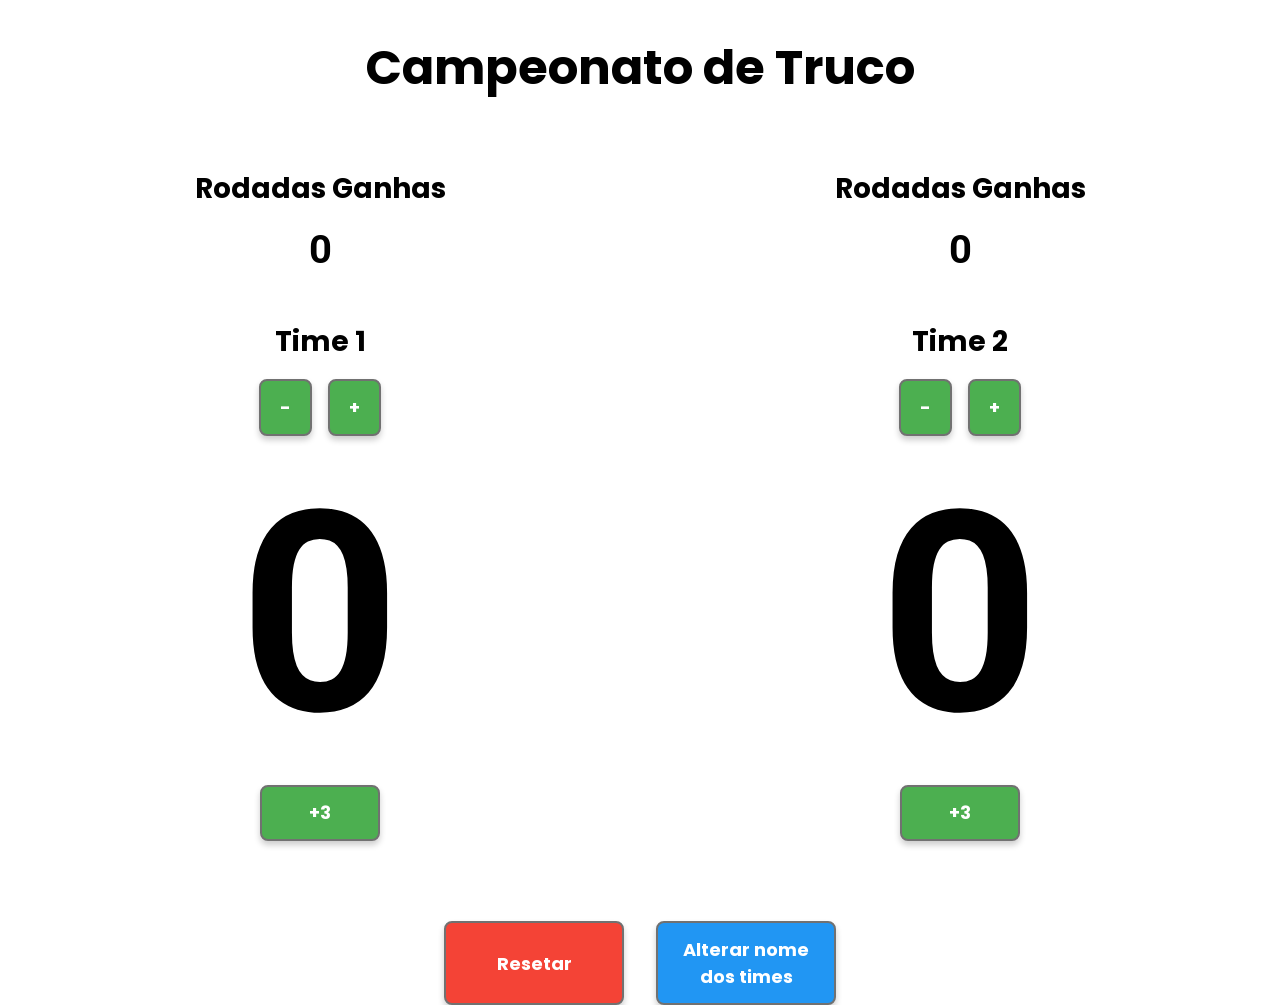
<file: index.html>
<!DOCTYPE html>
<html lang="pt">
  <head>
    <link rel="preconnect" href="https://fonts.googleapis.com" />
    <link rel="preconnect" href="https://fonts.gstatic.com" crossorigin />
    <link
      href="https://fonts.googleapis.com/css2?family=Poppins:ital,wght@0,100;0,200;0,300;0,400;0,500;0,600;0,700;0,800;0,900;1,100;1,200;1,300;1,400;1,500;1,600;1,700;1,800;1,900&family=Roboto+Mono:ital,wght@0,100..700;1,100..700&family=Roboto:ital,wdth,wght@0,75..100,100..900;1,75..100,100..900&display=swap"
      rel="stylesheet"
    />
    <script src="./script.js"></script>
    <link rel="stylesheet" href="./style.css" />
    <meta charset="UTF-8" />
    <meta name="viewport" content="width=device-width, initial-scale=1.0" />
    <title>Campeonato de Truco</title>
  </head>
  <body>
    <main>
      <header>
        <h1>Campeonato de Truco</h1>
      </header>
      <div id="containerScoreboard">
        <div class="teamScoreboard">
          <h3>Rodadas Ganhas</h3>
          <span id="valueScoreBoardTeamA">0</span>
        </div>
        <div class="teamScoreboard">
          <h3>Rodadas Ganhas</h3>
          <span id="valueScoreBoardTeamB">0</span>
        </div>
      </div>
      <div class="namesForm" id="formName">
        <form action="" onsubmit="changeTeamName(); return false;">
          <h3>Nome Time 1</h3>
          <input type="text" id="inputNameTeamA" />
          <h3>Nome Time 2</h3>
          <input type="text" id="inputNameTeamB" />
          <button type="submit">Adicionar Nomes</button>
        </form>
      </div>
      <div class="teamContainer">
        <div class="containerTeamA">
          <h3 id="nameTeamA">Time 1</h3>
          <div class="buttons-main">
            <button onclick="removePoints('timeA')">-</button>
            <button onclick="addPoints('timeA')">+</button>
          </div>
          <span id="valueTeamA">0</span>
          <button class="add-three" onclick="addthreePoints('timeA')">
            +3
          </button>
        </div>

        <div class="containerTeamB">
          <h3 id="nameTeamB">Time 2</h3>
          <div class="buttons-main">
            <button onclick="removePoints('timeB')">-</button>
            <button onclick="addPoints('timeB')">+</button>
          </div>
          <span id="valueTeamB">0</span>
          <button class="add-three" onclick="addthreePoints('timeB')">
            +3
          </button>
        </div>
      </div>
      <div class="footer">
        <button class="reset-button" onclick="resetPoints()">Resetar</button>
        <button class="name-button" onclick="openFormTeamName()">
          Alterar nome dos times
        </button>
      </div>
    </main>
  </body>
</html>
</file>
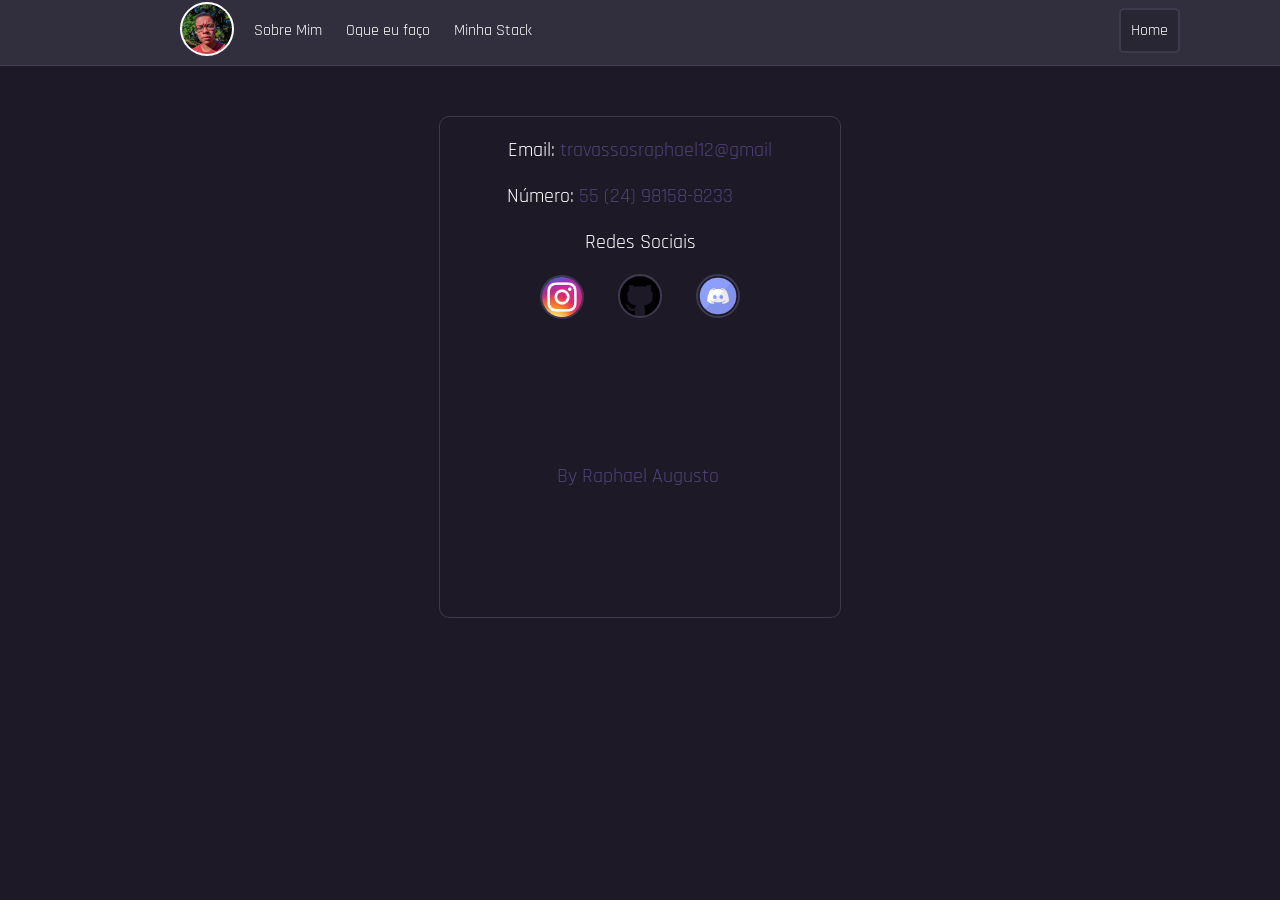
<file: contato.html>
<!DOCTYPE html>
<html>

<head>
    <meta charset="utf-8">
    <meta name="viewport" content="width=device-width, initial-scale=1.0, maximum-scale:1.0">
    <link rel="stylesheet" href="/contato/style-contato.css">
    <title>
        RaphaelAugust Contato
    </title>
</head>

<body>
   <div class="clear">
       <div class="box-menu">
           <div class="my-image">
               <a href="https://www.instagram.com/raphaelaugust_b/" class="link-image"><img src="/Imagens/pp.jpg"alt="my"></a>
           </div>

           <a href="#sobre">Sobre Mim</a>
           <a href="#oque">Oque eu faço</a>
           <a href="#minha">Minha Stack</a>
           <a href="/index.html" class="ct">Home</a>
           

       </div>

       <div class="content-box">
            <p>Email:<a href="mailto:travassosraphael12@gmail"><span> travassosraphael12@gmail</span></a></p>
            
            <div class="number">
            <p>Número:<span> 55 (24) 98158-8233</span></p>
            </div>
            <p>Redes Sociais</p>
            
            <div class="instagram">
           <a href="https://www.instagram.com/raphaelaugust_b/"><img src="/Imagens/instagram-icon.png" alt="instagram-icon"></a>
            </div>
            
            <div class="github">
                <a href="https://github.com/raphaelaugustb"><img src="/Imagens/github.png" alt="github"></a>
            </div>
            
            <div class="discord">
                <a href="https://discord.gg/5tAP9b"><img src="/Imagens/discord-icon.png"alt="discord-icon"></a>
            </div>

            <a href="/index.html"><span class="final-content">By Raphael Augusto</span></a>
       
        </div>
    </div>
</body>

<script src="/script.js" type="javascript"></script>
</file>
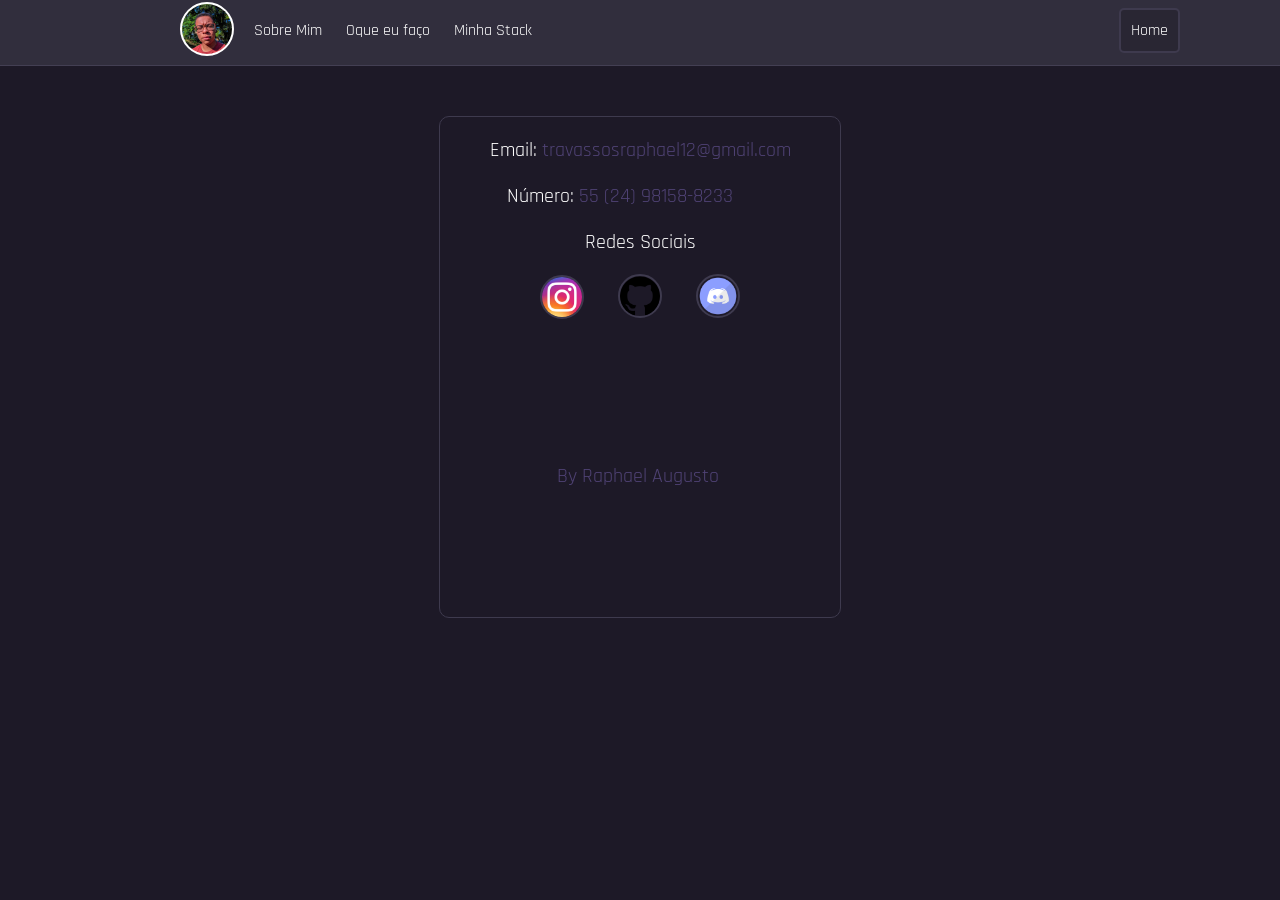
<file: contato/contato.html>
<!DOCTYPE html>
<html>

<head>
    <meta charset="utf-8">
    <meta name="viewport" content="width=device-width, initial-scale=1.0, maximum-scale:1.0">
    <link rel="stylesheet" href="style-contato.css">
    <title>
        RaphaelAugust Contato
    </title>
</head>

<body>
   <div class="clear">
       <div class="box-menu">
           <div class="my-image">
               <a href="https://www.instagram.com/raphaelaugust_b/" class="link-image"><img src="/Imagens/pp.jpg"alt="my"></a>
           </div>

           <a href="#">Sobre Mim</a>
           <a href="#">Oque eu faço</a>
           <a href="#">Minha Stack</a>
           <a href="/index.html" class="ct">Home</a>
           

       </div>

       <div class="content-box">
            <p>Email:<span> travassosraphael12@gmail.com</span></p>
            
            <div class="number">
            <p>Número:<span> 55 (24) 98158-8233</span></p>
            </div>
            <p>Redes Sociais</p>
            
            <div class="instagram">
            <img src="/Imagens/instagram-icon.png" alt="instagram-icon">
            </div>
            
            <div class="github">
                <img src="/Imagens/github.png" alt="github">
            </div>
            
            <div class="discord">
                <a href="/Imagens/https://discord.gg/5tAP9b"><img src="/Imagens/discord-icon.png"alt="discord-icon"></a>
            </div>

            <span class="final-content">By Raphael Augusto</span>
       
        </div>
    </div>
</body>
</file>
<file: style.css>
#valueTeamB {
  font-size: 280px;
}
#valueTeamA {
  font-size: 280px;
}
/* ===== RESET E BASE ===== */
body {
  font-size: 24px;
  margin: 0;
  padding: 0;
  box-sizing: border-box;
}

h1,
h2,
h3,
button {
  font-family: "Poppins", sans-serif;
}

body,
input,
span {
  font-family: "Roboto", sans-serif;
}

main {
  width: 100%;
  align-items: center;
  display: flex;
  flex-direction: column;
}

/* === SCOREBOARD === */
#containerScoreboard {
  width: 90vw;
  margin: 2rem auto;
  display: flex;
  justify-content: space-between; /* Time 1 à esquerda, Time 2 à direita */
  align-items: flex-start;
}

.teamScoreboard {
  width: 40vw;
  display: flex;
  flex-direction: column;
  align-items: center;
  gap: 1rem;
}

.teamScoreboard h3 {
  width: 100%;
  text-align: center;
  margin: 0;
  background-color: transparent;
}

#containerScoreboard span {
  font-size: 40px;
  font-weight: bold;
}

/* === FORMULÁRIO MODAL === */

/* Fundo escurecido e com blur quando o modal está aberto */
body.modal-open::before {
  content: "";
  position: fixed;
  top: 0;
  left: 0;
  width: 100vw;
  height: 100vh;
  backdrop-filter: blur(5px);
  background: rgba(0, 0, 0, 0.4);
  z-index: 999;
}

/* Formulário modal centralizado na tela */
.namesForm {
  position: fixed;
  top: 50%;
  left: 50%;
  transform: translate(-50%, -50%);
  background-color: #f7f7f7;
  border: 4px solid #d3d3d3;
  padding: 2.5rem 3rem 3rem 3rem;
  border-radius: 10px;
  width: 320px;
  max-width: 90vw;
  box-shadow: 0 8px 24px rgba(0, 0, 0, 0.25);
  display: none; /* oculto por padrão */
  z-index: 1000;
}

.namesForm.active {
  display: flex;
  flex-direction: column;
  align-items: center;
}

.namesForm form {
  display: flex;
  flex-direction: column;
  width: 100%;
}

.namesForm form input {
  padding: 0.5rem 0.8rem;
  margin-top: 0.6rem;
  margin-bottom: 1.4rem;
  border-radius: 6px;
  border: 1.5px solid #717171;
  font-size: 18px;
  outline: none;
  transition: border-color 0.3s ease;
}

.namesForm form input:focus {
  border-color: #2196f3;
  box-shadow: 0 0 5px #2196f3;
}

.namesForm form button {
  padding: 0.8rem 1rem;
  border-radius: 8px;
  border: none;
  background-color: #2196f3;
  color: white;
  font-weight: 700;
  font-size: 18px;
  cursor: pointer;
  transition: background-color 0.3s ease;
}

.namesForm form button:hover {
  background-color: #1976d2;
}

/* === TIMES E CONTROLES === */
.teamContainer {
  display: flex;
  justify-content: space-between; /* Time 1 esquerda, Time 2 direita */
  align-items: flex-start; /* alinhado pelo topo */
  width: 90vw;
  margin: 0 auto;
  padding: 1rem 0;
}

.containerTeamA,
.containerTeamB {
  display: flex;
  flex-direction: column; /* empilha verticalmente */
  align-items: center; /* centraliza horizontalmente */
  width: 40vw;
  min-height: 200px;
}

.containerTeamA h3,
.containerTeamB h3 {
  width: 100%;
  text-align: center;
  margin: 0 0 1rem 0;
  background-color: transparent;
}

/* Botões - e + em linha */
.buttons-main {
  display: flex;
  gap: 1rem;
  justify-content: center;
  margin-bottom: 0.5rem;
}

/* Placar (número) centralizado */
.containerTeamA > span,
.containerTeamB > span {
  display: block;
  font-size: 48px;
  font-weight: bold;
  text-align: center;
  margin: 0.5rem 0;
  width: 100%;
}

/* Botão +3 abaixo do placar, centralizado */
button.add-three {
  display: block;
  margin: 0 auto 1rem auto;
  padding: 0.8rem 1.2rem;
  max-width: 120px;
  width: 100%;
  border-radius: 8px;
  border: 2px solid #717171;
  background-color: #4caf50;
  color: white;
  font-weight: 700;
  font-size: 18px;
  cursor: pointer;
  box-shadow: 0 4px 6px rgba(0, 0, 0, 0.2);
  transition: all 0.3s ease;
}

button.add-three:hover {
  background-color: #45a049;
  transform: translateY(-2px);
}

button.add-three:active {
  background-color: #3e8e41;
  transform: translateY(0);
}

/* Botões - e + estilizados */
.buttons-main button {
  padding: 0.8rem 1.2rem;
  border-radius: 8px;
  border: 2px solid #717171;
  background-color: #4caf50;
  color: white;
  font-weight: 700;
  font-size: 18px;
  cursor: pointer;
  transition: all 0.3s ease;
  box-shadow: 0 4px 6px rgba(0, 0, 0, 0.2);
}

.buttons-main button:hover {
  background-color: #45a049;
  transform: translateY(-2px);
}

.buttons-main button:active {
  background-color: #3e8e41;
  transform: translateY(0);
}

/* Botões reset e alterar nome com mesmo tamanho */
.reset-button,
.name-button {
  font-size: 18px;
  padding: 0.8rem 0.8rem;
  border-radius: 8px;
  border: 2px solid #717171;
  color: white;
  font-weight: bold;
  cursor: pointer;
  transition: all 0.3s ease;
  box-shadow: 0 4px 6px rgba(0, 0, 0, 0.2);
  display: inline-block;
  width: 180px; /* largura fixa igual */
  text-align: center;
}

/* Backgrounds diferentes */
.reset-button {
  background-color: #f44336;
  margin-right: 1rem; /* espaçamento entre botões */
}

.reset-button:hover {
  background-color: #e53935;
}

.name-button {
  background-color: #2196f3;
}

.name-button:hover {
  background-color: #1976d2;
}

/* Footer com botões alinhados horizontalmente e centralizados */
.footer {
  width: 100%;
  max-width: 400px;
  margin: 3rem auto 0 auto;
  display: flex;
  justify-content: center;
  gap: 1rem;
  flex-wrap: nowrap;
}

/* Centraliza span dos pontos */
.teamContainer span {
  margin: 0.4rem;
}

/* === RESPONSIVO === */
@media (max-width: 768px) {
  .teamContainer,
  #containerScoreboard {
    flex-direction: column;
    width: 95vw;
    align-items: center;
  }

  .containerTeamA,
  .containerTeamB,
  .teamScoreboard {
    width: 100vw;
    margin-bottom: 2rem;
  }

  #containerScoreboard span {
    font-size: 32px;
  }

  .buttons-main button,
  .reset-button,
  .name-button,
  button.add-three {
    font-size: 16px;
    padding: 0.6rem 1rem;
    max-width: none;
    width: auto;
  }
}

/* Responsivo para botões reset e name - largura automática em telas pequenas */
@media (max-width: 480px) {
  .reset-button,
  .name-button {
    width: auto;
    flex: 1;
  }
  .footer {
    gap: 0.8rem;
  }
}
</file>
<file: contato/style-contato.css>
@import url('https://fonts.googleapis.com/css2?family=Barlow+Condensed&family=Bellota&family=Cardo&family=Crete+Round&family=MuseoModerno&family=PT+Sans+Narrow&family=Rajdhani:wght@500&family=Staatliches&display=swap');


* {
    padding: 0;
    margin: 0;
    font-family: "Rajdhani";
    font-weight: normal;
    text-decoration: none;


}

html,
body {
    height: 100%;
    font-family: Helvetica, Arial, sans-serif;
    outline: none;
    overflow-x: hidden;
    background-color:rgb(29, 25, 39);
    cursor: pointer;



}
div.clear {
    clear: both;
}

/*Menu*/
div.box-menu {
    background-color: rgb(49, 46, 61);
    height: 65px;
    width: 100%;
    border-bottom: 1px solid rgb(67, 63, 83);
    max-width: 100%;
}


/*Imagem*/
div.clear div.box-menu .link-image {
    width: 50px;
    height: 50px;
    float: left;
    border: 2px solid white;
    background-color: white;
    border-radius: 50px;
    margin: 2px 0 0 180px;
    transition: 1s;
    -webkit-transition: 1s;
    -moz-transition: 1s;
}

div.clear div.box-menu .link-image img {
    width: 50px;
    height: 50px;
    border-radius: 50px;
    transition: 1s;
    -webkit-transition: 1s;
    -moz-transition: 1s;
}

/*Imagem Animação*/
div.clear div.box-menu .link-image:hover {
    transition: 0.45s;
    -webkit-transition: 0.45s;
    -moz-transition: 0.45s;
    width: 55px;
    height: 55px;

    border: 3px solid rgb(29, 25, 39);
}

div.clear div.box-menu .link-image img:hover {
    transition: 0.45s;
    -webkit-transition: 0.45s;
    -moz-transition: 0.45s;
    width: 55px;
    height: 55px;

}

/*Imagem Animação*/

/*Imagem*/

/*Links*/
div.clear div.box-menu a {
    color: white;
    font-weight: bold;
    text-decoration: none;
    margin: 20px 0 0 20px;
    display: inline-block;
    font-family: "Rajdhani";
    font-weight: normal;

}

/*Links*/





/*Botão de Contato*/
div.clear div.box-menu .ct {
    float: right;
    color: white;
    text-decoration: none;
    margin: 8px 100px 0 0;
    background-color: rgb(41, 38, 51);
    padding: 10px 10px;
    border: 2px solid rgb(62, 58, 78);
    border-radius: 5px;

}


/*Botão de Contato*/

/*Menu*/

div.clear div.content-box{
    margin:50px auto;
    width:400px;
    height:500px;
    border:1px solid rgb(62, 58, 78);
    border-radius:10px;
}

div.clear div.content-box p,span{
    text-align: center;
    font-size:20px;
    padding-top:20px;
    color: white;
}

div.clear div.content-box span{
    color:rgb(79, 66, 116);
}

div.clear div.content-box span:hover{
    transition:linear 0.25s;
    color: rgb(136, 104, 223);
}


.number p{
    position: relative;
    right:20px;
}

div.instagram{
    width:40px;
    height:40px;
    border:2px solid rgb(62, 58, 78);
    border-radius:50px;
    margin:20px 0 0 100px ;
}
div.instagram:hover{
      width:60px;
      height:60px;
        transition:0.25s ease-in-out;
      border:2px solid rgb(136, 104, 223);

}

div.instagram img{
    width:40px;
    height:40px;
    border-radius:50px;
}
div.instagram img:hover{
    width:60px;
    height:60px;
       transition:0.25s ease-in-out;
}

div.github{
     margin:0 auto;
     width:40px;
     height:40px;
     border:2px solid rgb(62, 58, 78);
     border-radius:50px;
     position: relative;
     bottom:45px;
}

div.github img{
    width:40px;
    height:40px;
    border-radius:50px;
}

div.github:hover,div.github img:hover{
    width:60px;
    height:60px;
       transition:0.25s ease-in-out;
   
}
div.github:hover{
       border:2px solid rgb(136, 104, 223);
}

div.discord{
     width:40px;
     height:40px;
     border:2px solid rgb(62, 58, 78);
     border-radius:50px;
     position: relative;
     bottom:44px;
     float: right;
     position: relative;
     bottom:89px;
     right:100px;
}

div.discord img{
     width:40px;
     height:40px;
     border-radius:50px;
}

div.discord:hover,div.discord img:hover{
     width:60px;
     height:60px;
     transition:0.25s ease-in-out;

}
div.discord:hover{
    border:2px solid rgb(136, 104, 223);
}

.final-content{
    display: flex;
    justify-content:center;
    position: relative;
    top:80px;
    left:20px;
}

@media screen and (max-width:940px) {
    div.box-menu {
        background-color: rgb(49, 46, 61);
        height: 150px;
        width: 100%;
        border-bottom: 1px solid rgb(67, 63, 83);
        max-width: 100%;

    }

    div.clear div.box-menu .link-image {
        width: 50px;
        height: 50px;
        border: 2px solid white;
        background-color: white;
        border-radius: 50px;
        margin: 50px 0 0 160px;
        transition: 1s;
        -webkit-transition: 1s;
        -moz-transition: 1s;
        position: absolute;
        top: -40px;
        left: 2px;

    }

    div.clear div.box-menu a {
        color: white;
        font-weight: bold;
        text-decoration: none;
        margin: 20px 0px 0 40px;
        display: inline-block;
        font-family: "Rajdhani";
        font-weight: normal;
        position: relative;
        top: 50px;
        width: auto;
        font-size: 15px;

    }

    .ct {
        position: relative;
        right: 80px;
    }
}
</file>
